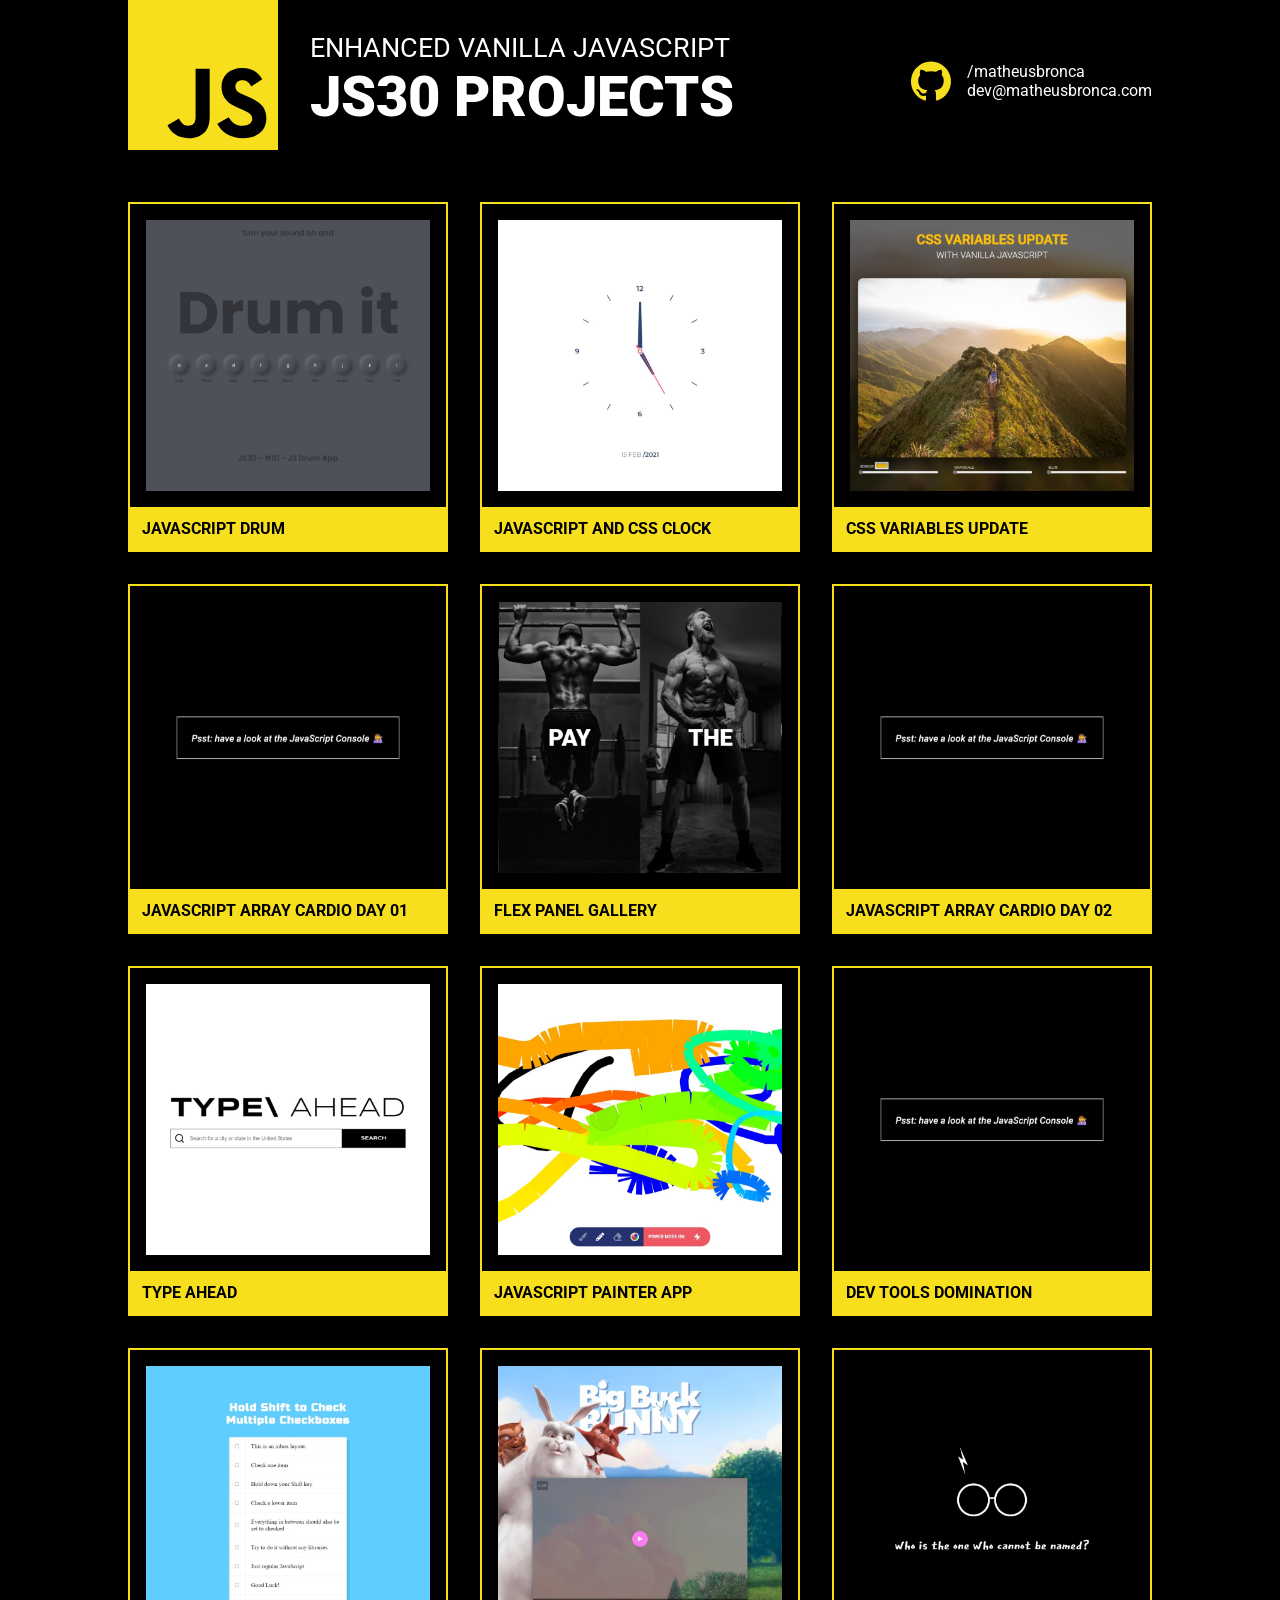
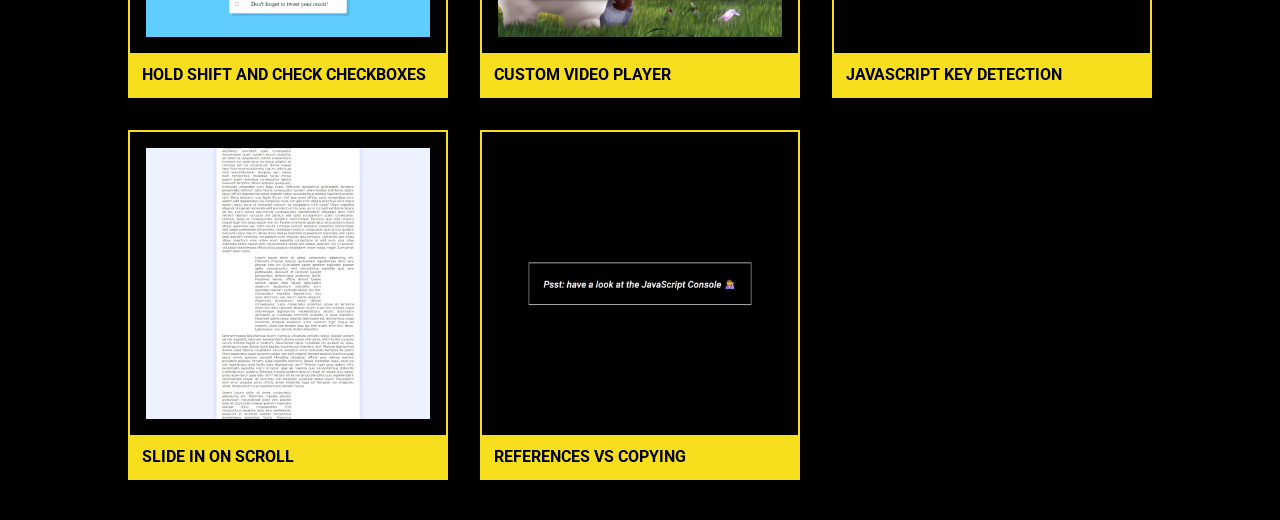
<file: index.html>
<!DOCTYPE html>
<html lang="en">
<head>
    <meta charset="UTF-8">
    <meta name="viewport" content="width=device-width, initial-scale=1.0">
    <link rel="preconnect" href="https://fonts.gstatic.com">
   <link rel="preconnect" href="https://fonts.gstatic.com">
<link href="https://fonts.googleapis.com/css2?family=Roboto:wght@400;700;900&display=swap" rel="stylesheet">
    <link rel="stylesheet" href="style.css">
    <title>Enhanced JS30 - matheusbronca</title>
</head>
<body class="container">
    <header>
        <h1><img src="./images/js-logo.svg" alt="JavaScript Logo" class="logo"><div class="title">
            <span>Enhanced Vanilla Javascript</span><span>JS30 Projects</span>
        </div></h1>
            <a href="https://github.com/matheusbronca" class="github">
                    <img src="./images/github-logo.svg" alt="Github Logo" class="github__img">
                <div class="github-container">
                    <span href="https://github.com/matheusbronca" class="github__user">/matheusbronca</span>
                    <span href="mailto: dev@matheusbronca.com" class="email">dev@matheusbronca.com</span>
                </div>
            </a>
    </header>
    <ul class="projects-list">
        <li class="project">
            <a href="https://matheusbronca.github.io/JS30/01%20-%20JavaScript%20Drum/" class="card">
                <img src="./images/01.jpg" alt="" class="card__img">
                <h3 class="card__title">JavaScript Drum</h3>
            </a>
        </li>
        <li class="project">
            <a href="https://matheusbronca.github.io/JS30/02%20-%20JS%20and%20CSS%20Clock/" class="card">
                <img src="./images/02.jpg" alt="" class="card__img">
                <h3 class="card__title">JavaScript  and CSS Clock</h3>
            </a>
        </li>
        <li class="project">
            <a href="https://matheusbronca.github.io/JS30/03%20-%20CSS%20Variables/" class="card">
                <img src="./images/03.jpg" alt="" class="card__img">
                <h3 class="card__title">CSS Variables Update</h3>
            </a>
        </li>
        <li class="project">
            <a href="https://matheusbronca.github.io/JS30/04%20-%20Array%20Cardio%20Day%201/" class="card">
                <img src="./images/04.jpg" alt="" class="card__img">
                <h3 class="card__title">JavaScript Array Cardio Day 01</h3>
            </a>
        </li>
        <li class="project">
            <a href="https://matheusbronca.github.io/JS30/05%20-%20Flex%20Panel%20Gallery/" class="card">
                <img src="./images/05.jpg" alt="" class="card__img">
                <h3 class="card__title">Flex Panel Gallery</h3>
            </a>
        </li>
        <li class="project">
            <a href="https://matheusbronca.github.io/JS30/07%20-%20Array%20Cardio%20Day%202/" class="card">
                <img src="./images/04.jpg" alt="" class="card__img">
                <h3 class="card__title">JavaScript Array Cardio day 02</h3>
            </a>
        </li>
        <li class="project">
            <a href="https://matheusbronca.github.io/JS30/06%20%20-%20Type%20Ahead/" class="card">
                <img src="./images/06.jpg" alt="" class="card__img">
                <h3 class="card__title">Type ahead</h3>
            </a>
        </li>
        <li class="project">
            <a href="https://matheusbronca.github.io/JS30/08%20-%20Fun%20with%20HTML5%20Canvas/" class="card">
                <img src="./images/07.jpg" alt="" class="card__img">
                <h3 class="card__title">JavaScript Painter App</h3>
            </a>
        </li>
        <li class="project">
            <a href="https://matheusbronca.github.io/JS30/09%20-%20Dev%20Tools%20Domination/" class="card">
                <img src="./images/04.jpg" alt="" class="card__img">
                <h3 class="card__title">Dev Tools Domination</h3>
            </a>
        </li>
        <li class="project">
            <a href="https://matheusbronca.github.io/JS30/10%20-%20Hold%20Shift%20and%20Check%20Checkboxes/" class="card">
                <img src="./images/10.jpg" alt="" class="card__img">
                <h3 class="card__title">Hold shift and check Checkboxes</h3>
            </a>
        </li>
                <li class="project">
            <a href="https://matheusbronca.github.io/JS30/11%20-%20Custom%20Video%20Player/" class="card">
                <img src="./images/11.jpg" alt="" class="card__img">
                <h3 class="card__title">Custom Video Player</h3>
            </a>
        </li>
        <li class="project">
            <a href="https://matheusbronca.github.io/JS30/12%20-%20Key%20sequence%20detection/" class="card">
                <img src="./images/12.jpg" alt="" class="card__img">
                <h3 class="card__title">JavaScript Key Detection</h3>
            </a>
        </li>
        <li class="project">
            <a href="https://matheusbronca.github.io/JS30/13%20-%20Slide%20in%20on%20scroll/" class="card">
                <img src="./images/13.jpg" alt="" class="card__img">
                <h3 class="card__title">Slide in on Scroll</h3>
            </a>
        </li>
                <li class="project">
            <a href="https://matheusbronca.github.io/JS30/14%20-%20JavaScript%20References%20VS%20Copying/" class="card">
                <img src="./images/04.jpg" alt="" class="card__img">
                <h3 class="card__title">References vs Copying</h3>
            </a>
        </li>
    </ul>
</body>
</html>
</file>
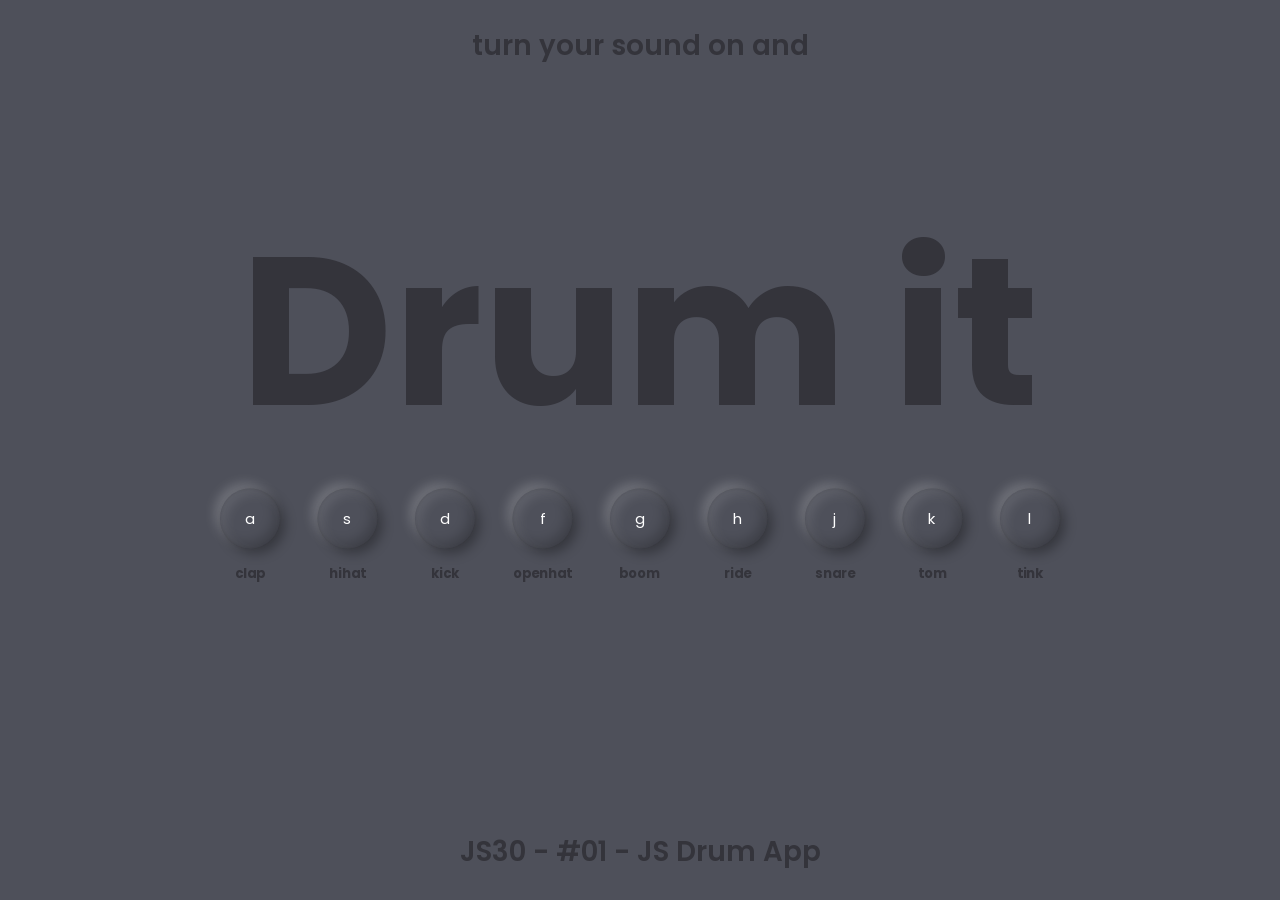
<file: 01 - JavaScript Drum/index.html>
<!DOCTYPE html>
<html lang="en">
  <head>
    <meta charset="UTF-8" />
    <title>JS Drum App</title>
    <link rel="stylesheet" href="style.css" />
    <link
      href="https://fonts.googleapis.com/css2?family=Poppins:wght@300;600;700&display=swap"
      rel="stylesheet"
    />
  </head>
  <body><span class="sub">turn your sound on and</span>
    <section>
      <h1 class="title">Drum it</h1>
    <div class="keys">
      <div data-key="65" class="key">
        <kbd>A</kbd>
        <span class="sound">clap</span>
      </div>
      <div data-key="83" class="key">
        <kbd>S</kbd>
        <span class="sound">hihat</span>
      </div>
      <div data-key="68" class="key">
        <kbd>D</kbd>
        <span class="sound">kick</span>
      </div>
      <div data-key="70" class="key">
        <kbd>F</kbd>
        <span class="sound">openhat</span>
      </div>
      <div data-key="71" class="key">
        <kbd>G</kbd>
        <span class="sound">boom</span>
      </div>
      <div data-key="72" class="key">
        <kbd>H</kbd>
        <span class="sound">ride</span>
      </div>
      <div data-key="74" class="key">
        <kbd>J</kbd>
        <span class="sound">snare</span>
      </div>
      <div data-key="75" class="key">
        <kbd>K</kbd>
        <span class="sound">tom</span>
      </div>
      <div data-key="76" class="key">
        <kbd>L</kbd>
        <span class="sound">tink</span>
      </div>
    </div>
    </section>
    <footer>
      <p>JS30 - #01 - JS Drum App</p>
    </footer>
    <audio data-key="65" src="sounds/clap.wav"></audio>
    <audio data-key="83" src="sounds/hihat.wav"></audio>
    <audio data-key="68" src="sounds/kick.wav"></audio>
    <audio data-key="70" src="sounds/openhat.wav"></audio>
    <audio data-key="71" src="sounds/boom.wav"></audio>
    <audio data-key="72" src="sounds/ride.wav"></audio>
    <audio data-key="74" src="sounds/snare.wav"></audio>
    <audio data-key="75" src="sounds/tom.wav"></audio>
    <audio data-key="76" src="sounds/tink.wav"></audio>

    <script>
      const addTransition = (e) => {
        const title = document.querySelector('.title');
        const audio = document.querySelector(
          `audio[data-key="${e.target.getAttribute('data-key')}"]`
        );

        if (e === undefined) return;
        if (e.target.classList.contains('playing')) {
          e.target.removeTransition;
        } else {
          e.target.classList.add('playing');
          title.classList.add('drum');
          audio.currentTime = 0;
          audio.play();
        }
      };

      const removeTransition = (e) => {
        const title = document.querySelector('.title');
        e.target.classList.remove('playing');
        title.classList.remove('drum');
      };

      const playSound = (e) => {
        const title = document.querySelector('.title');
        const audio = document.querySelector(`audio[data-key="${e.keyCode}"]`);
        const key = document.querySelector(`div[data-key="${e.keyCode}"]`);

        if (!audio) return;
        key.classList.add('playing');
        title.classList.add('drum');
        audio.currentTime = 0;
        audio.play();
      };

      const keys = Array.from(document.querySelectorAll('.key'));
      keys.forEach((key) => {
        key.ontransitionend = removeTransition;
        key.ontransitioncancel = removeTransition;
        key.onclick = addTransition;
        key.onmousedown = (e) => e.preventDefault();
      });

      window.addEventListener('keydown', playSound);
    </script>
  </body>
</html>
</file>
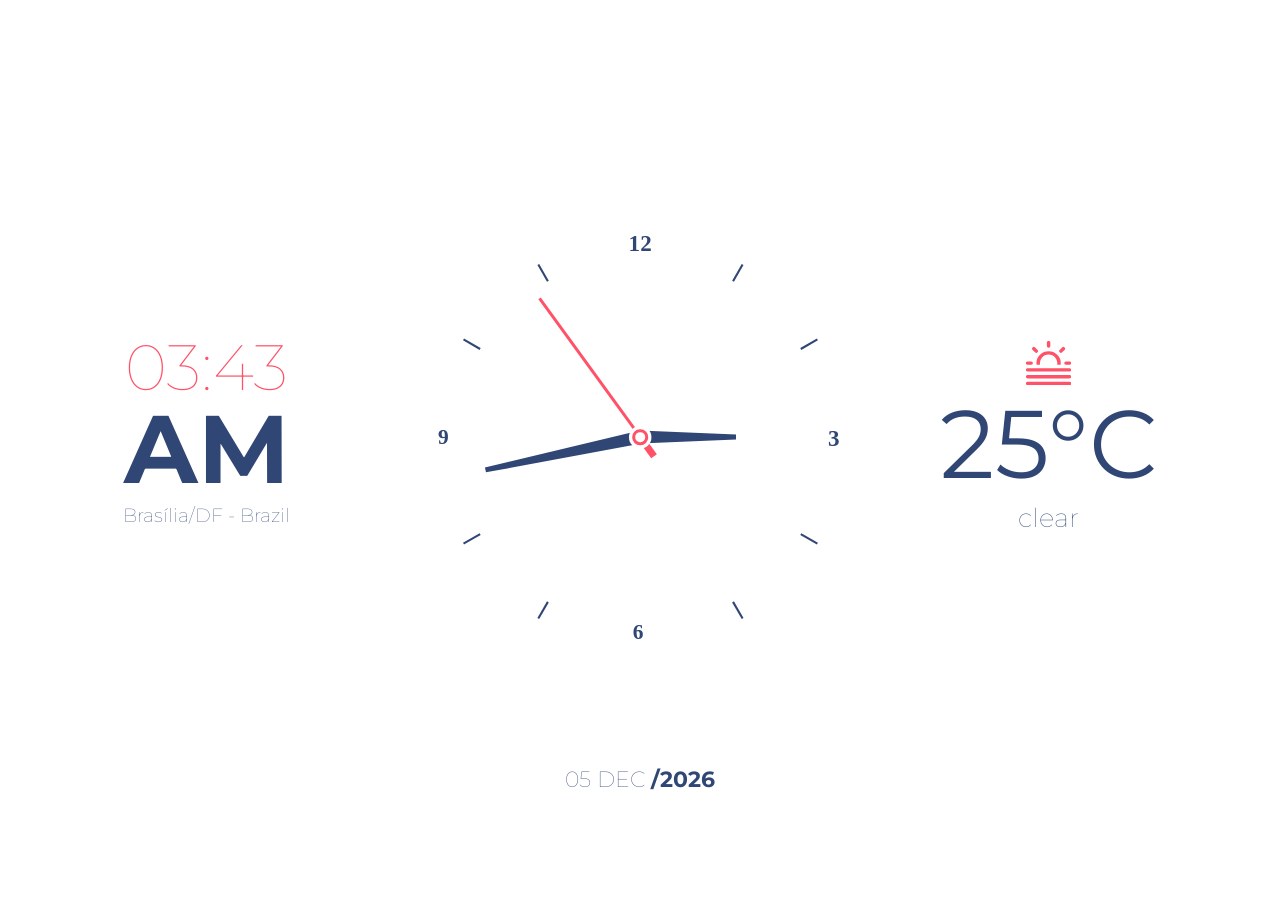
<file: 02 - JS and CSS Clock/index.html>
<!DOCTYPE html>
<html lang="en">

<head>
  <meta charset="UTF-8" />
  <meta name="viewport" content="width=device-width, initial-scale=1.0" />
  <link href="https://fonts.googleapis.com/css2?family=Montserrat:wght@300;500;600&display=swap" rel="stylesheet" />
  <link rel="stylesheet" href="style.css" />
  <title>JS Clock App</title>
</head>

<body>
  <div class="clock-app">
    <div class="time-display">
      <div class="time-label" timeLabel>
        22:42<span class="time-period">AM</span>
      </div>
      <p class="city-label" city>Brasília/DF - Brazil</p>
    </div>
    <div class="date-label" dateLabel>07 July <span>/2020</span></div>
    <div class="clock-wrapper">
      <div class="clock">
        <div class="clock-center"></div>
        <div class="handle hr"></div>
        <div class="handle mn"></div>
        <div class="handle sc"></div>
      </div>
    </div>
    <div class="weather"><span temp>25°C</span><span class="weather-type" temp-status>clear</span></div> 
  </div>
  <script src="script.js"></script>
</body>

</html>
</file>
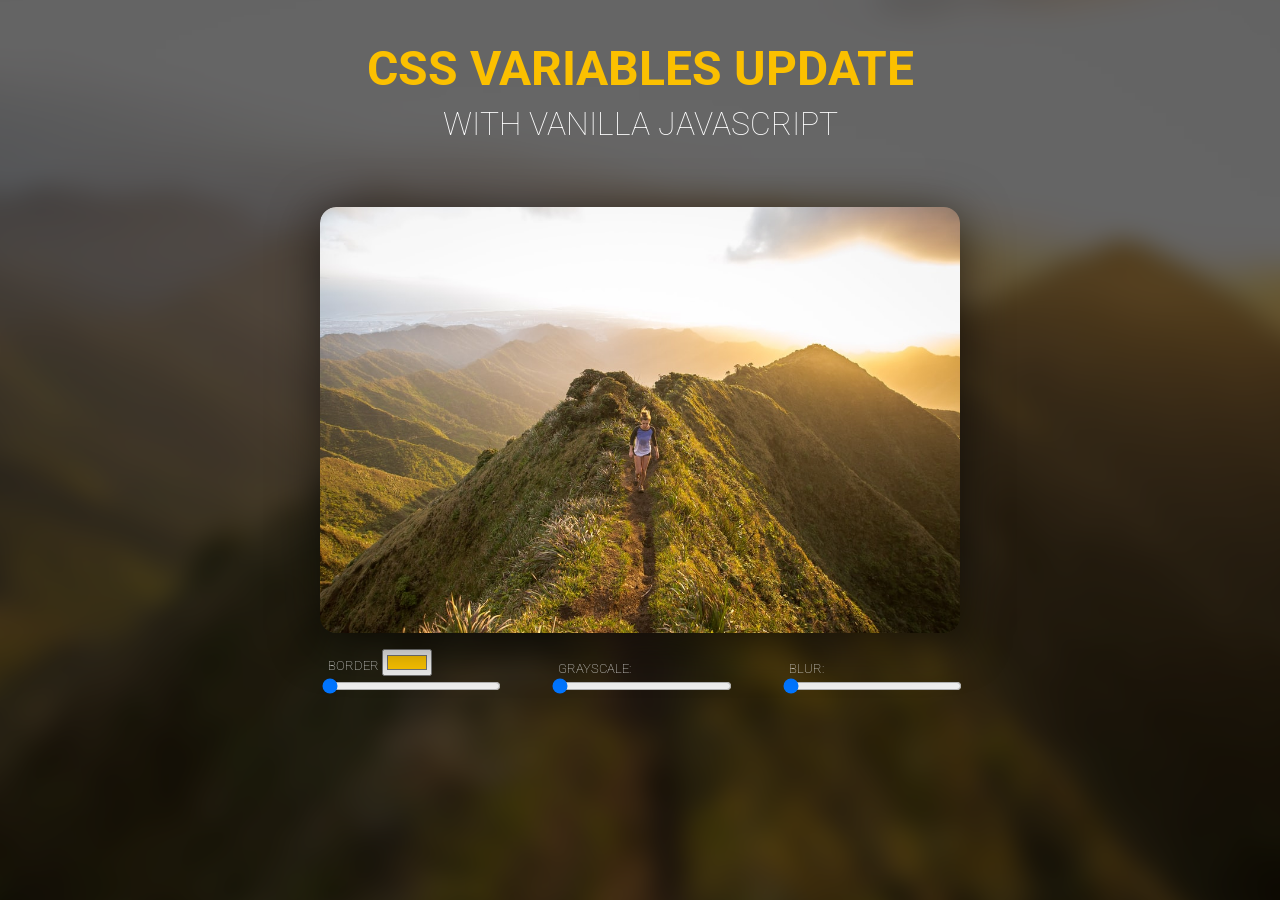
<file: 03 - CSS Variables/index.html>
<!DOCTYPE html>
<html lang="en">

<head>
  <meta charset="UTF-8">
  <meta name="viewport" content="width=device-width, initial-scale=1.0">
  <link href="https://fonts.googleapis.com/css2?family=Roboto:wght@300;500&display=swap" rel="stylesheet">
  <link rel="stylesheet" href="style.css">
  <title>Scoped CSS Variables and JS</title>
</head>

<body>
  <div class="title-container">
    <h2 class="title">CSS Variables update</h2>
    <h3 class="sub">With vanilla Javascript</h3>
  </div>
  <div class="container">
    <div class="img-container">
      <img src="./img/photo.jpg">
      <div class="border"></div>
    </div>
    <div class="controls">
      <div class="control">
        <label for="border">Border</label>
        <input id="border" type="color" name="borderColor" value="#ffc600">
        <input id="border" type="range" name="border" min="0" max="200" value="0" data-sizing="px">
      </div>
      <div class="control">
        <label for="grayscale">Grayscale:</label>
        <input id="grayscale" type="range" name="grayscale" min="0" max="1" step="any" value="0" data-sizing="">
      </div>
      <div class="control">
        <label for="blur">Blur:</label>
        <input id="blur" type="range" name="blur" min="0" max="25" value="0" data-sizing="px">
      </div>
    </div>
  </div>
  <script src="script.js"></script>
</body>

</html>
</file>
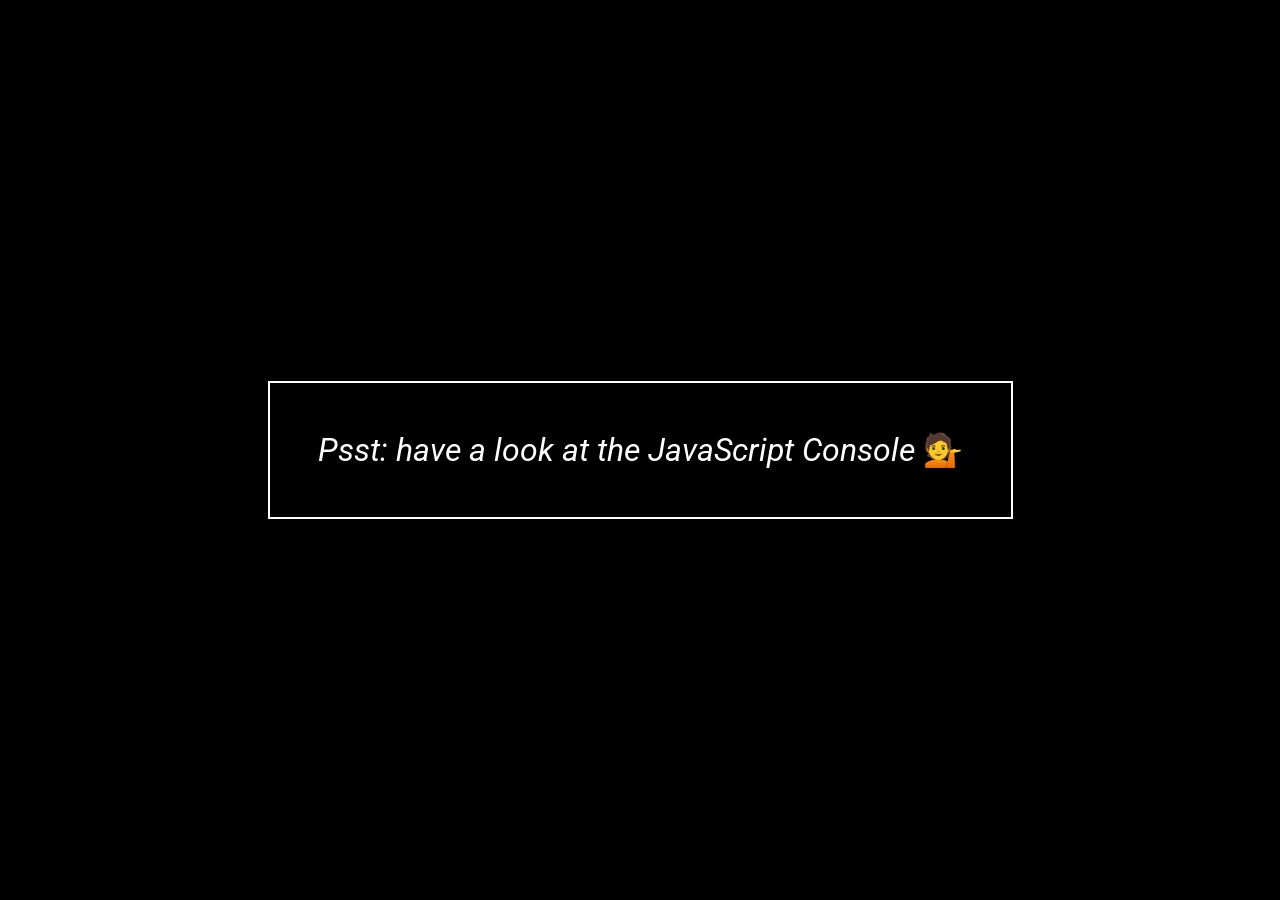
<file: 04 - Array Cardio Day 1/index.html>
<!DOCTYPE html>
<html lang="en">
<link href="https://fonts.googleapis.com/css2?family=Roboto:ital,wght@1,500&display=swap" rel="stylesheet">
<head>
  <meta charset="UTF-8">
  <title>Array Cardio 💪</title>
</head>

<body>
  <div>
    <p><em>Psst: have a look at the JavaScript Console</em> 💁</p>
  </div>
  <style>
    * {
      margin: 0;
      padding: 0;
      box-sizing: border-box;
    }

    body {
      width: 100%;
      height: 100vh;
      display: flex;
      background-color: black;
      color: white;
      align-items: center;
      justify-content: center;
      font-size: 2rem;
      overflow: hidden;
    }

    body>div {
      text-align: center;
      padding: 3rem;
      margin: 2rem;
      border: 2px solid white;
    }

    body>div>p>em {
      font-family: 'Roboto', sans-serif;
      font-weight: medium
    }

  </style>
  <script>
    // Get your shorts on - this is an array workout!
    // ## Array Cardio Day 1

    // Some data we can work with

    const inventors = [
      { first: 'Albert', last: 'Einstein', year: 1879, passed: 1955 },
      { first: 'Isaac', last: 'Newton', year: 1643, passed: 1727 },
      { first: 'Galileo', last: 'Galilei', year: 1564, passed: 1642 },
      { first: 'Marie', last: 'Curie', year: 1867, passed: 1934 },
      { first: 'Johannes', last: 'Kepler', year: 1571, passed: 1630 },
      { first: 'Nicolaus', last: 'Copernicus', year: 1473, passed: 1543 },
      { first: 'Max', last: 'Planck', year: 1858, passed: 1947 },
      { first: 'Katherine', last: 'Blodgett', year: 1898, passed: 1979 },
      { first: 'Ada', last: 'Lovelace', year: 1815, passed: 1852 },
      { first: 'Sarah E.', last: 'Goode', year: 1855, passed: 1905 },
      { first: 'Lise', last: 'Meitner', year: 1878, passed: 1968 },
      { first: 'Hanna', last: 'Hammarström', year: 1829, passed: 1909 }
    ];

    const boulevards = [
      'Boulevard Auguste-Blanqui', ,
      'Boulevard Barbès',
      'Boulevard Beaumarchais',
      "Boulevard de l'Amiral-Bruix",
      'Boulevard Mortier',
      'Boulevard Poniatowski',
      'Boulevard Soult',
      'Boulevard des Capucines',
      'Boulevard de la Chapelle',
      'Boulevard de Clichy',
      'Boulevard du Crime',
      "'Boulevard du Général-d'Armée-Jean-Simon'",
      'Boulevard Haussmann',
      "'Boulevard de l'Hôpital'",
      'Boulevard des Italiens',
      'Boulevard Lefebvre',
      'Boulevard de la Madeleine',
      'Boulevard de Magenta',
      'Boulevard Marguerite-de-Rochechouart',
      'Boulevard Montmartre',
      'Boulevard du Montparnasse',
      'Boulevard Raspail',
      'Boulevard Richard-Lenoir',
      'Boulevard Saint-Germain',
      'Boulevard Saint-Michel',
      'Boulevard de Sébastopol',
      'Boulevard de Strasbourg',
      'Boulevard du Temple',
      'Boulevard Voltaire',
      'Boulevard de la Zone',
    ];

    const people = ['Beck, Glenn', 'Becker, Carl', 'Beckett, Samuel', 'Beddoes, Mick', 'Beecher, Henry', 'Beethoven, Ludwig', 'Begin, Menachem', 'Belloc, Hilaire', 'Bellow, Saul', 'Benchley, Robert', 'Benenson, Peter', 'Ben-Gurion, David', 'Benjamin, Walter', 'Benn, Tony', 'Bennington, Chester', 'Benson, Leana', 'Bent, Silas', 'Bentsen, Lloyd', 'Berger, Ric', 'Bergman, Ingmar', 'Berio, Luciano', 'Berle, Milton', 'Berlin, Irving', 'Berne, Eric', 'Bernhard, Sandra', 'Berra, Yogi', 'Berry, Halle', 'Berry, Wendell', 'Bethea, Erin', 'Bevan, Aneurin', 'Bevel, Ken', 'Biden, Joseph', 'Bierce, Ambrose', 'Biko, Steve', 'Billings, Josh', 'Biondo, Frank', 'Birrell, Augustine', 'Black, Elk', 'Blair, Robert', 'Blair, Tony', 'Blake, William'];
    // Array.prototype.filter()
    // 1. Filter the list of inventors for those who were born in the 1500's
    const fifteenHundredPeople = inventors.filter(inventor => inventor.year >= 1500 && inventor.year < 1600);
    console.table(fifteenHundredPeople);

    // Array.prototype.map()
    // 2. Give us an array of the inventors first and last names
    const fullNames = inventors.map(inventor => `${inventor.first} ${inventor.last}`)
    console.log(fullNames);

    // Array.prototype.sort()
    // 3. Sort the inventors by birthdate, oldest to youngest
    const ordered = inventors.sort((a, b) => a.year - b.year)
    console.table(ordered);

    // Array.prototype.reduce()
    // 4. How many years did all the inventors live all together?
    const totalAge = inventors.reduce((total, inventor) => {
      return total + (inventor.passed - inventor.year)
    }, 0)
    console.log(totalAge);

    // 5. Sort the inventors by years lived
    const oldest = inventors.sort((a, b) => (a.passed - a.year) - (b.passed - b.year)).reverse()
    console.table(oldest);

    // 6. create a list of Boulevards in Paris that contain 'de' anywhere in the name
    // https://en.wikipedia.org/wiki/Category:Boulevards_in_Paris

    const boulevardsDe = boulevards.filter(boulevard => boulevard.toString().includes('de'))
    console.table(boulevardsDe);
    // 7. sort Exercise
    // Sort the people alphabetically by last name
    const alpha = people.sort((a, b) => a[0] - b[0])
    console.log(alpha);
    // 8. Reduce Exercise
    // Sum up the instances of each of these
    const data = ['test', 'car', 'car', 'truck', 'truck', 'bike', 'walk', 'car', 'van', 'bike', 'walk', 'car', 'van', 'car', 'truck'];
    const transportation = data.reduce((obj, item) => {
      if (!obj[item]) {
        obj[item] = 0;
      }

      obj[item]++

      return obj
    }, {})
    console.log(transportation);
  </script>
</body>

</html>
</file>
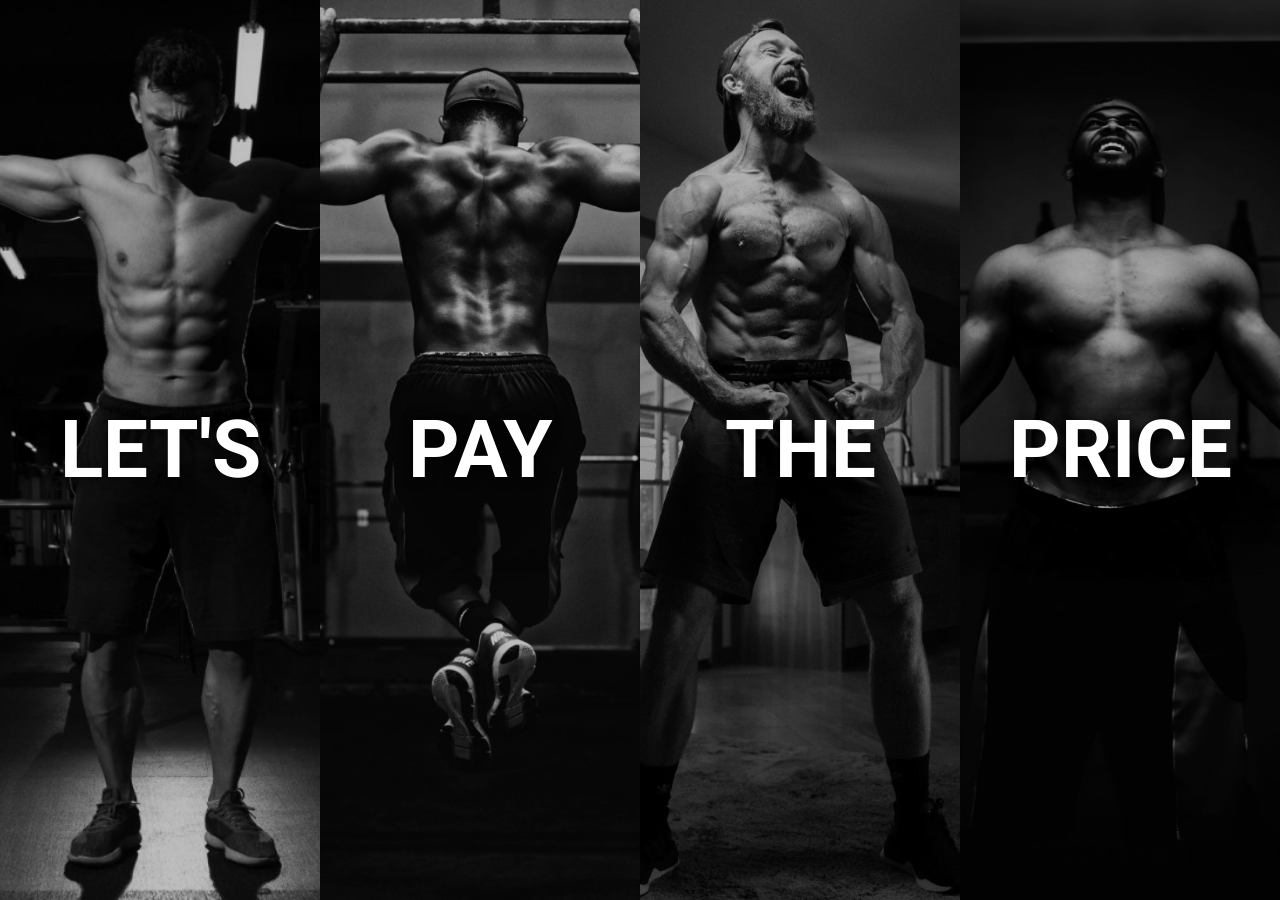
<file: 05 - Flex Panel Gallery/index.html>
<!DOCTYPE html>
<html lang="en">

<head>
  <meta charset="UTF-8">
  <title>Flex Panels 💪</title>
  <link href="https://fonts.googleapis.com/css2?family=Roboto:wght@400;900&display=swap" rel="stylesheet">
</head>

<body>
  <style>
    html {
      box-sizing: border-box;
      background: black;
      font-family: 'Roboto', sans-serif;
      font-size: 20px;
      font-weight: 200;
    }

    body {
      margin: 0;
    }

    *,
    *:before,
    *:after {
      box-sizing: inherit;
    }

    .panels {
      min-height: 100vh;
      overflow: hidden;
      display: flex;
      filter: grayscale(1);
      cursor: pointer;
    }

    .panel {
      background: #6B0F9C;
      color: white;
      text-align: center;
      align-items: center;
      /* Safari transitionend event.propertyName === flex */
      /* Chrome + FF transitionend event.propertyName === flex-grow */
      transition:
        font-size 0.7s cubic-bezier(0.23, 1, 0.320, 1),
        flex 0.7s cubic-bezier(0.23, 1, 0.320, 1),
        background-color 0.7s cubic-bezier(0.23, 1, 0.320, 1);
      font-size: 20px;
      background-size: cover;
      background-position: center;
      flex: 1;
      display: flex;
      flex-direction: column;
      align-items: center;
    }

    .panel:hover {
      filter: sepia(1);
    }

    .panel1 {
      background-image: url('./img/01.jpg');
    }

    .panel2 {
      background-image: url('./img/02.jpg');
    }

    .panel3 {
      background-image: url('./img/03.jpg');
    }

    .panel4 {
      background-image: url('./img/04.jpg');
    }

    /* Flex Children */
    .panel>* {
      margin: 0;
      width: 100%;
      transition: transform 0.5s;
      flex: 1 0 auto;
      display: flex;
      flex-direction: column;
      justify-content: center;
      align-items: center;
    }

    .panel>*:first-child {
      transform: translateY(-100%);
    }

    .panel.open-active>*:first-child {
      transform: translateY(0);
    }


    .panel>*:last-child {
      transform: translateY(100%);
    }

    .panel.open-active>*:last-child {
      transform: translateY(0);
    }

    .panel p {
      text-transform: uppercase;
      font-family: 'Roboto', sans-serif;
      text-shadow: 0 0 100px rgba(0, 0, 0, 0.7), 0 0 14px rgba(0, 0, 0, 0.45);
      font-size: 1.5em;
    }

    .panel p:nth-child(2) {
      font-size: 4em;
      font-weight: bold;
    }

    .panel.open {
      font-size: 40px;
      flex: 5;
    }
  </style>


  <div class="panels">
    <div class="panel panel1">
      <p>Hey</p>
      <p>Let's</p>
      <p>Go</p>
    </div>
    <div class="panel panel2">
      <p>Eat</p>
      <p>Pay</p>
      <p>Rest</p>
    </div>
    <div class="panel panel3">
      <p>Get</p>
      <p>The</p>
      <p>Shape</p>
    </div>
    <div class="panel panel4">
      <p>Make</p>
      <p>Price</p>
      <p>Worth</p>
    </div>
  </div>
  </div>

  <script>

    const panels = document.querySelectorAll('.panel');

    function toggleOpen() {
      this.classList.toggle('open');
    }

    function toggleActive(e) {
      if (e.propertyName.includes('flex')) {
        this.classList.toggle('open-active')
      }
    }

    panels.forEach(panel => panel.onclick = toggleOpen);
    panels.forEach(panel => panel.ontransitionend = toggleActive);
  </script>



</body>

</html>
</file>
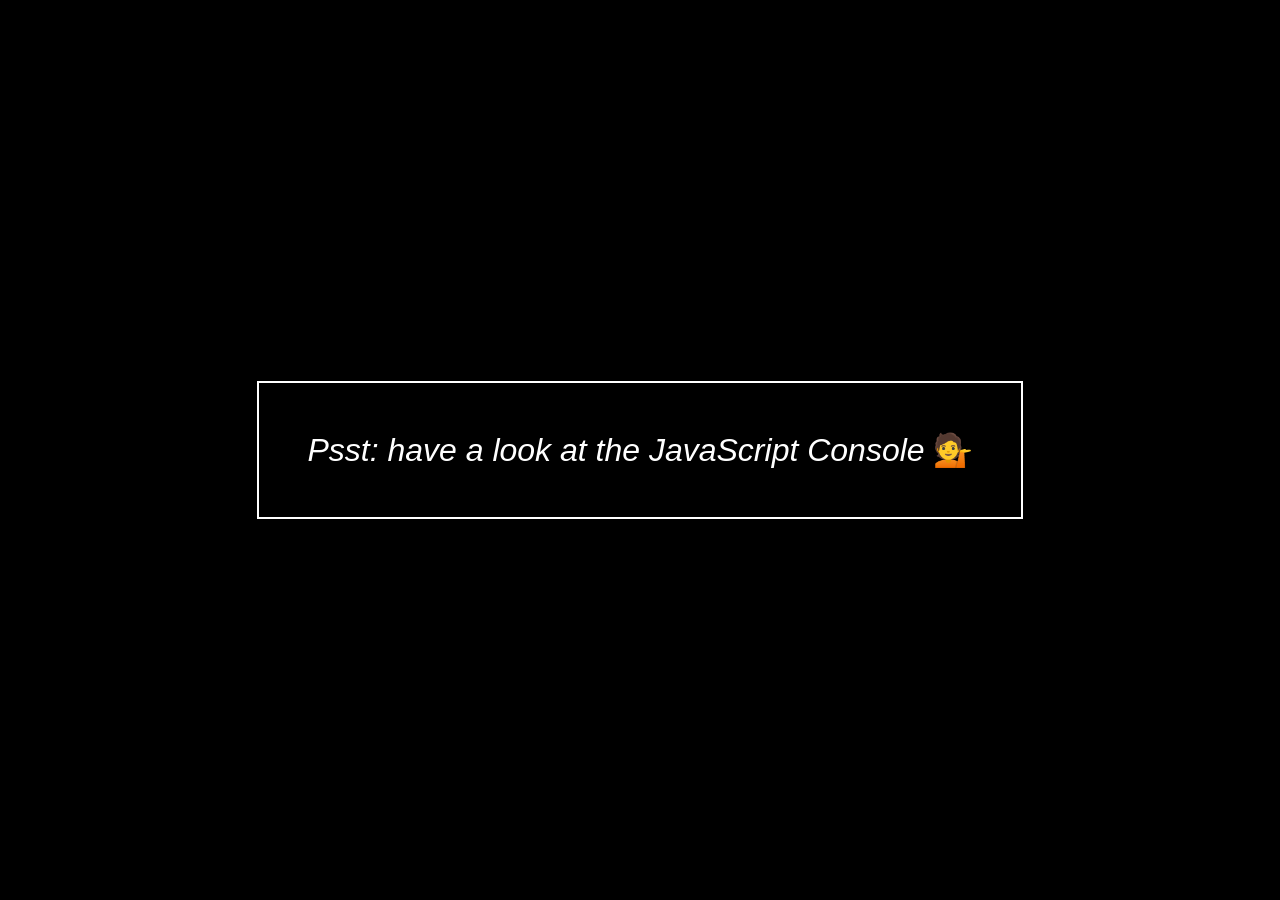
<file: 07 - Array Cardio Day 2/index.html>
<!DOCTYPE html>
<html lang="en">

<head>
  <meta charset="UTF-8">
  <title>Array Cardio 💪💪</title>
</head>

<body>
  <div>
    <p><em>Psst: have a look at the JavaScript Console</em> 💁</p>
  </div>
  <style>
    * {
      margin: 0;
      padding: 0;
      box-sizing: border-box;
    }

    body {
      width: 100%;
      height: 100vh;
      display: flex;
      background-color: black;
      color: white;
      align-items: center;
      justify-content: center;
      font-size: 2rem;
      overflow: hidden;
    }

    body>div {
      text-align: center;
      padding: 3rem;
      margin: 2rem;
      border: 2px solid white;
    }

    body>div>p>em {
      font-family: 'Roboto', sans-serif;
      font-weight: medium
    }

  </style>
  <script>
    // ## Array Cardio Day 2

    const people = [
      { name: 'Wes', year: 1988 },
      { name: 'Kait', year: 1986 },
      { name: 'Irv', year: 1970 },
      { name: 'Lux', year: 2015 }
    ];

    const comments = [
      { text: 'Love this!', id: 523423 },
      { text: 'Super good', id: 823423 },
      { text: 'You are the best', id: 2039842 },
      { text: 'Ramen is my fav food ever', id: 123523 },
      { text: 'Nice Nice Nice!', id: 542328 }
    ];

    // Some and Every Checks
    // Array.prototype.some() // is at least one person 19 or older?
    const isAdult = people.some(person => (new Date().getFullYear()) - person.year >= 19);
    console.log({ isAdult });
    // Array.prototype.every() // is everyone 19 or older?
    const isAllAdults = people.every(person => (new Date().getFullYear()) - person.year >= 19)
    console.log({ isAllAdults });
    // Array.prototype.find()
    // Find is like filter, but instead returns just the one you are looking for
    // find the comment with the ID of 823423
    const findComment = comments.find(comment => comment.id === 823423);
    console.log(findComment);
    // Array.prototype.findIndex()
    // Find the comment with this ID
    // delete the comment with the ID of 823423
    const index = comments.findIndex(comment => comment.id === 823423);

    const newComments = [
      ...comments.slice(0, index),
      ...comments.slice(index + 1)
    ]

    console.log(newComments);

  </script>
</body>

</html>
</file>
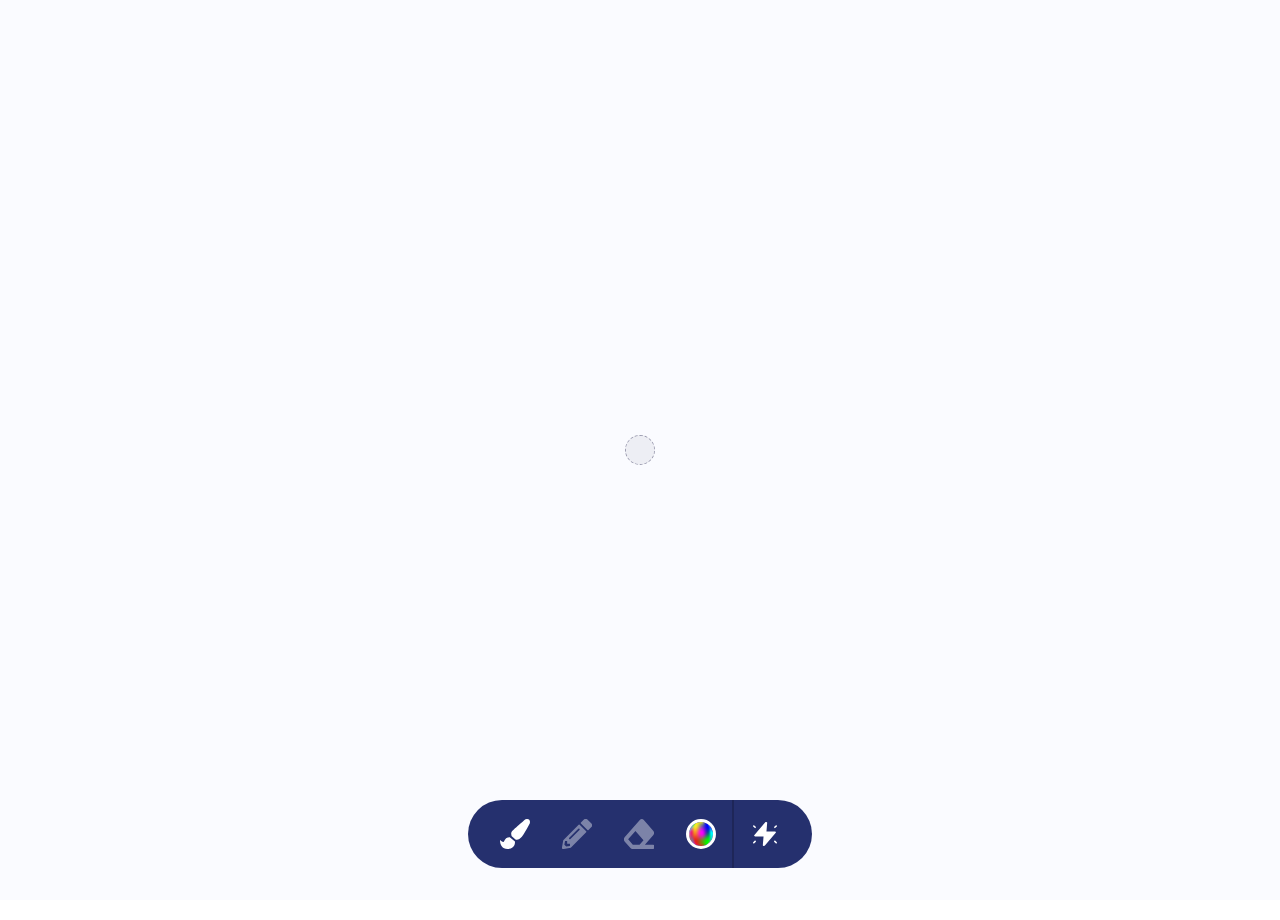
<file: 08 - Fun with HTML5 Canvas/index.html>
<!DOCTYPE html>
<html lang="en">

<head>
    <meta charset="UTF-8">
    <meta name="viewport" content="width=device-width, initial-scale=1.0">
    <link href="https://fonts.googleapis.com/css2?family=Roboto:wght@400;700&display=swap" rel="stylesheet">
    <link rel="stylesheet" href="style.css">
    <title>Fun with HTML Canvas</title>
</head>

<body>
    <cursor>
        <handler></handler>
    </cursor>
    <canvas id="canvas">
    </canvas>
    <div class="row">
        <div class="tools">
            <ul id="tools__list" class="tools__list">
                <li id="brush" class="tools__item brush isActive">
                    <div class="tooltip tool__size">
                        <input type="range" orient="vertical" min="1" name="brush__slider" id="brush__slider">
                    </div>
                </li>
                <li id="pencil" class="tools__item pencil">
                    <div class="tooltip tool__size">
                        <input type="range" orient="vertical" name="pencil__slider" id="pencil__slider">
                    </div>
                </li>
                <li id="eraser" class="tools__item eraser">
                    <div class="tooltip tool__size">
                        <input type="range" orient="vertical" name="eraser__slider" id="eraser__slider">
                    </div>
                </li>
                <li id="color" class="tools__item color">
                    <ul class="tooltip">
                        <li class="color__item color--yellow"></li>
                        <li class="color__item color--orange"></li>
                        <li class="color__item color--red"></li>
                        <li class="color__item color--pink"></li>
                        <li class="color__item color--purple"></li>
                        <li class="color__item color--blue"></li>
                        <li class="color__item color--cyan"></li>
                        <li class="color__item color--green"></li>
                    </ul>
                </li>
            </ul>
            <div class="tools__powermode">
                <p class="tools__powermode__label">Power Mode On</p>
                <div id="powermode" class="powermode__btn"></div>
            </div>
        </div>
    </div>
</body>
<script src="script.js"></script>
</html>
</file>
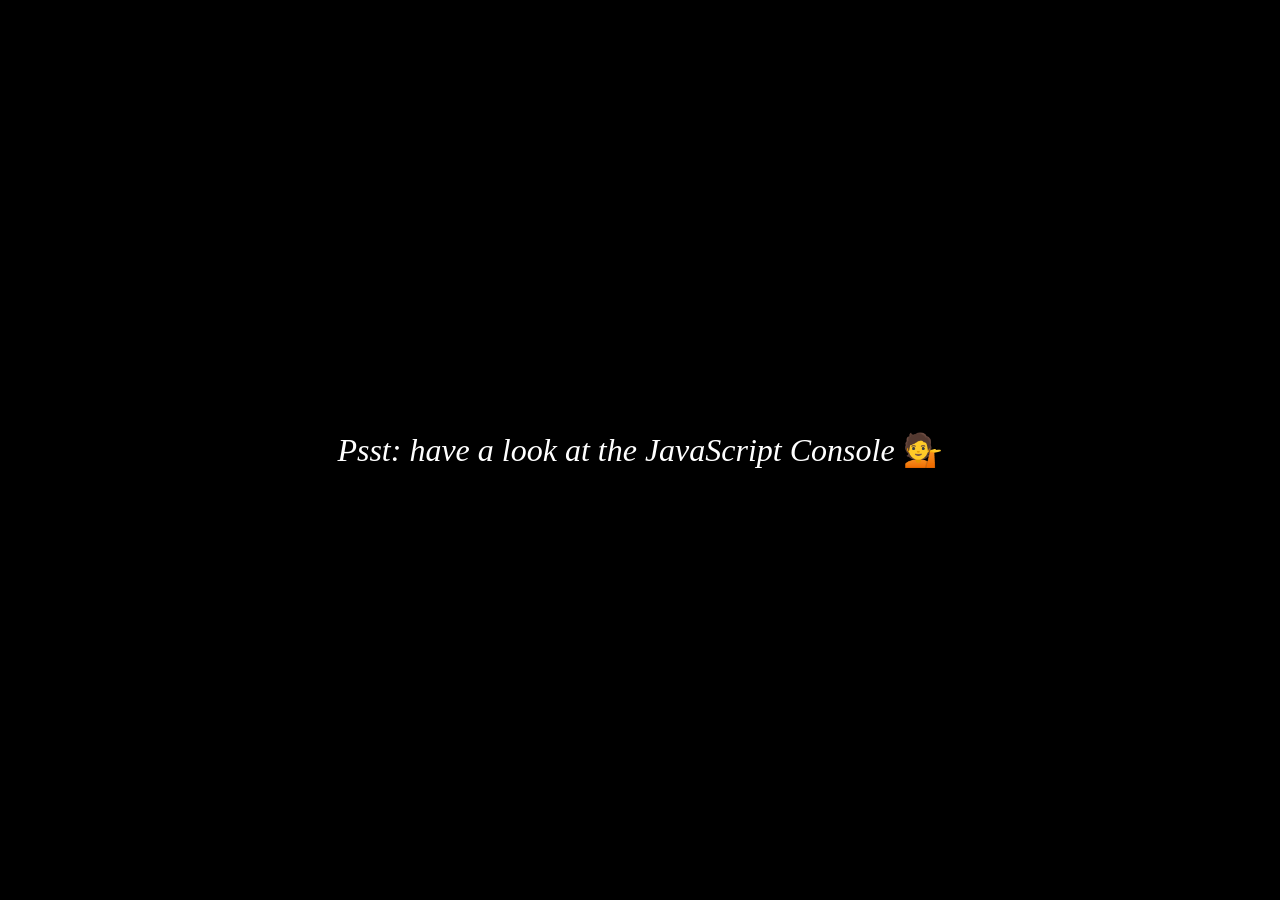
<file: 09 - Dev Tools Domination/index.html>
<!DOCTYPE html>
<html lang="en">

<head>
  <meta charset="UTF-8">
  <title>Console Tricks! 👌</title>
</head>

<body>

  <p onClick="makeGreen()"><em>Psst: have a look at the JavaScript Console</em> 💁</p>
  <style>
    * {
      margin: 0;
      padding: 0;
      box-sizing: border-box;
    }

    body {
      width: 100%;
      height: 100vh;
      display: flex;
      background-color: black;
      color: white;
      align-items: center;
      justify-content: center;
      font-size: 2rem;
      overflow: hidden;
    }

    body>div {
      text-align: center;
      padding: 3rem;
      margin: 2rem;
      border: 2px solid white;
    }

    body>div>p>em {
      font-family: 'Roboto', sans-serif;
      font-weight: medium
    }

  </style>
  <script>
    const dogs = [{ name: 'Snickers', age: 2 }, { name: 'hugo', age: 8 }];

    function makeGreen() {
      const p = document.querySelector('p');
      p.style.color = '#BADA55';
      p.style.fontSize = '50px';
    }

    // Regular
    console.log('Hello');
    // Interpolated
    console.log('Hello I am %s string!', '👌');

    // Styled
    console.log('%c I am some great text', 'font-size: 20px; background: red');

    // warning!
    console.warn('Oh noo!');

    // Error :|
    console.error("Shit it's a bug!");

    // Info
    console.info('Crocodiles eat 3 ~ 4 people per year');

    // Testing
    console.assert(1 === 2, 'That is wrong!');

    // clearing
    console.clear();

    // Viewing DOM Elements
    const p = document.querySelector('p');

    console.log(p);
    console.dir(p);

    console.clear();

    // Grouping together
    dogs.forEach(dog => {
      console.group(`${dog.name}`);
      console.log(`This is ${dog.name}`);
      console.log(`${dog.name} is ${dog.age} years old`);
      console.log(`${dog.name} is ${dog.age * 7} years old`);
      console.groupEnd(`${dog.name}`)
    })

    // counting
    console.count('Matheus')
    console.count('Ana Maria')
    console.count('Matheus')
    console.count('Ana Maria')
    console.count('Matheus')

    // timing
    console.time('fetching data');
    fetch('https://api.github.com/users/matheusbronca')
      .then(data => data.json())
      .then(data => {
        console.timeEnd('fetching data');
        console.log(data);
      })

  </script>
</body>

</html>
</file>
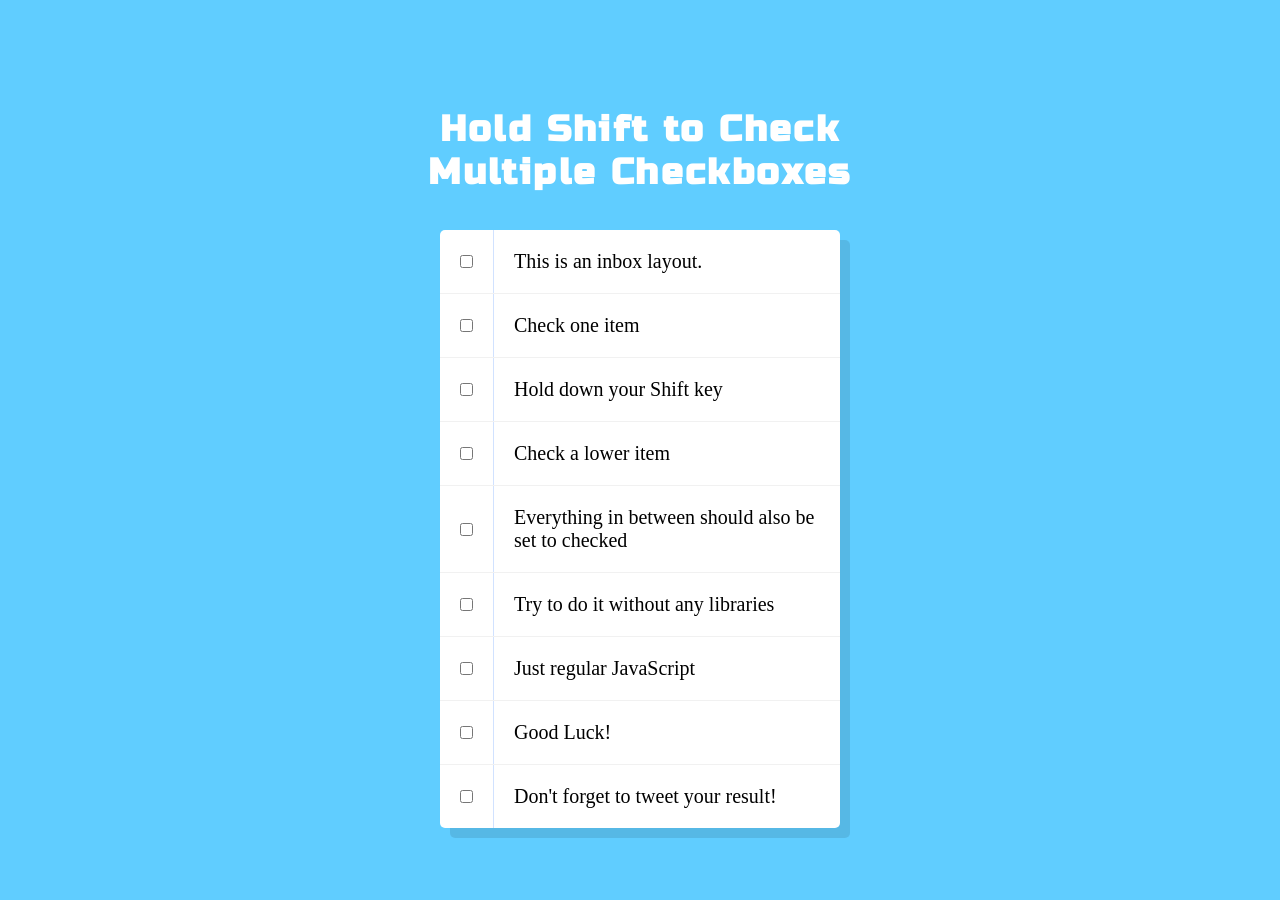
<file: 10 - Hold Shift and Check Checkboxes/index.html>
<!DOCTYPE html>
<html lang="en">

<head>
  <meta charset="UTF-8">
  <title>Hold Shift to Check Multiple Checkboxes</title>
  <link href="https://fonts.googleapis.com/css2?family=Russo+One&display=swap" rel="stylesheet">
</head>

<body>
  <style>
    * {
      margin: 0;
      padding: 0;
      box-sizing: border-box;
    }

    html {
      font-family: sans-serif;
      background: #60cdff;
    }

    body {
      height: 100vh;
      display: flex;
      justify-content: center;
      align-items: center;
    }

    h1 {
      font-family: 'Russo One', sans-serif;
      letter-spacing: .15rem;
      font-size: 2.25rem;
      color: white;
      width: 60%;
      text-align: center;
      margin: 1em auto;
    }

    .inbox {
      max-width: 400px;
      margin: auto;
      background: white;
      border-radius: 5px;
      box-shadow: 10px 10px 0px rgba(0, 0, 0, 0.1);
    }

    .item {
      display: flex;
      align-items: center;
      border-bottom: 1px solid #F1F1F1;
    }

    .item:last-child {
      border-bottom: 0;
    }

    input:checked+p {
      background: #F9F9F9;
      text-decoration: line-through;
    }

    input[type="checkbox"] {
      margin: 20px;
    }

    p {
      margin: 0;
      padding: 20px;
      transition: background 0.2s;
      flex: 1;
      font-family: 'helvetica neue';
      font-size: 20px;
      font-weight: 200;
      border-left: 1px solid #D1E2FF;
    }
  </style>
  <!--
   The following is a common layout you would see in an email client.

   When a user clicks a checkbox, holds Shift, and then clicks another checkbox a few rows down, all the checkboxes inbetween those two checkboxes should be checked.

  -->
  <div class="container">
    <h1>Hold Shift to Check Multiple Checkboxes</h1>
    <div class="inbox">
      <div class="item">
        <input type="checkbox">
        <p>This is an inbox layout.</p>
      </div>
      <div class="item">
        <input type="checkbox">
        <p>Check one item</p>
      </div>
      <div class="item">
        <input type="checkbox">
        <p>Hold down your Shift key</p>
      </div>
      <div class="item">
        <input type="checkbox">
        <p>Check a lower item</p>
      </div>
      <div class="item">
        <input type="checkbox">
        <p>Everything in between should also be set to checked</p>
      </div>
      <div class="item">
        <input type="checkbox">
        <p>Try to do it without any libraries</p>
      </div>
      <div class="item">
        <input type="checkbox">
        <p>Just regular JavaScript</p>
      </div>
      <div class="item">
        <input type="checkbox">
        <p>Good Luck!</p>
      </div>
      <div class="item">
        <input type="checkbox">
        <p>Don't forget to tweet your result!</p>
      </div>
    </div>
  </div>
  <script src="script.js"></script>
</body>

</html>
</file>
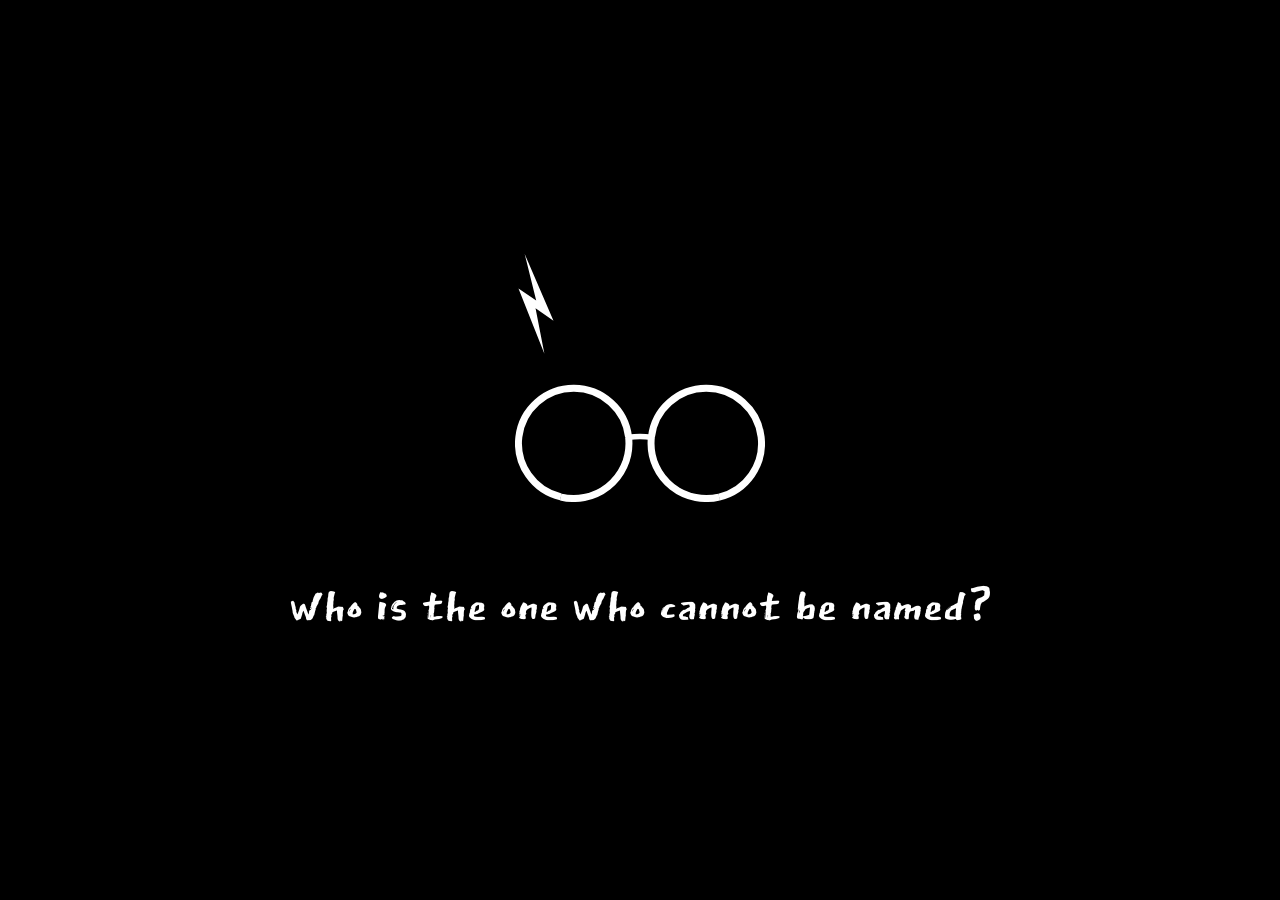
<file: 12 - Key sequence detection/index.html>
<!DOCTYPE html>
<html lang="en">
<head>
  <meta charset="UTF-8">
  <meta name="viewport" content="width=device-width, initial-scale=1.0">
  <link href="https://fonts.googleapis.com/css2?family=East+Sea+Dokdo&display=swap" rel="stylesheet">
  <link rel="stylesheet" href="style.css">
  <title>Key Detection</title>
</head>
<body>
  <img src="./img/harry.svg" alt="Mystery Image">
  <h1>who is the one who cannot be named?</h1>
</body>
  <script src="script.js"></script>
  <script>
    const pressed = [];
    const secretCode = 'voldemort'

    window.onkeyup = (e) => {
      pressed.push(e.key);
      pressed.splice(-secretCode.length - 1, pressed.length - secretCode.length);

      if (pressed.join('').includes(secretCode)) renderVoldemortVideo();
    }
  </script>
</html>
</file>
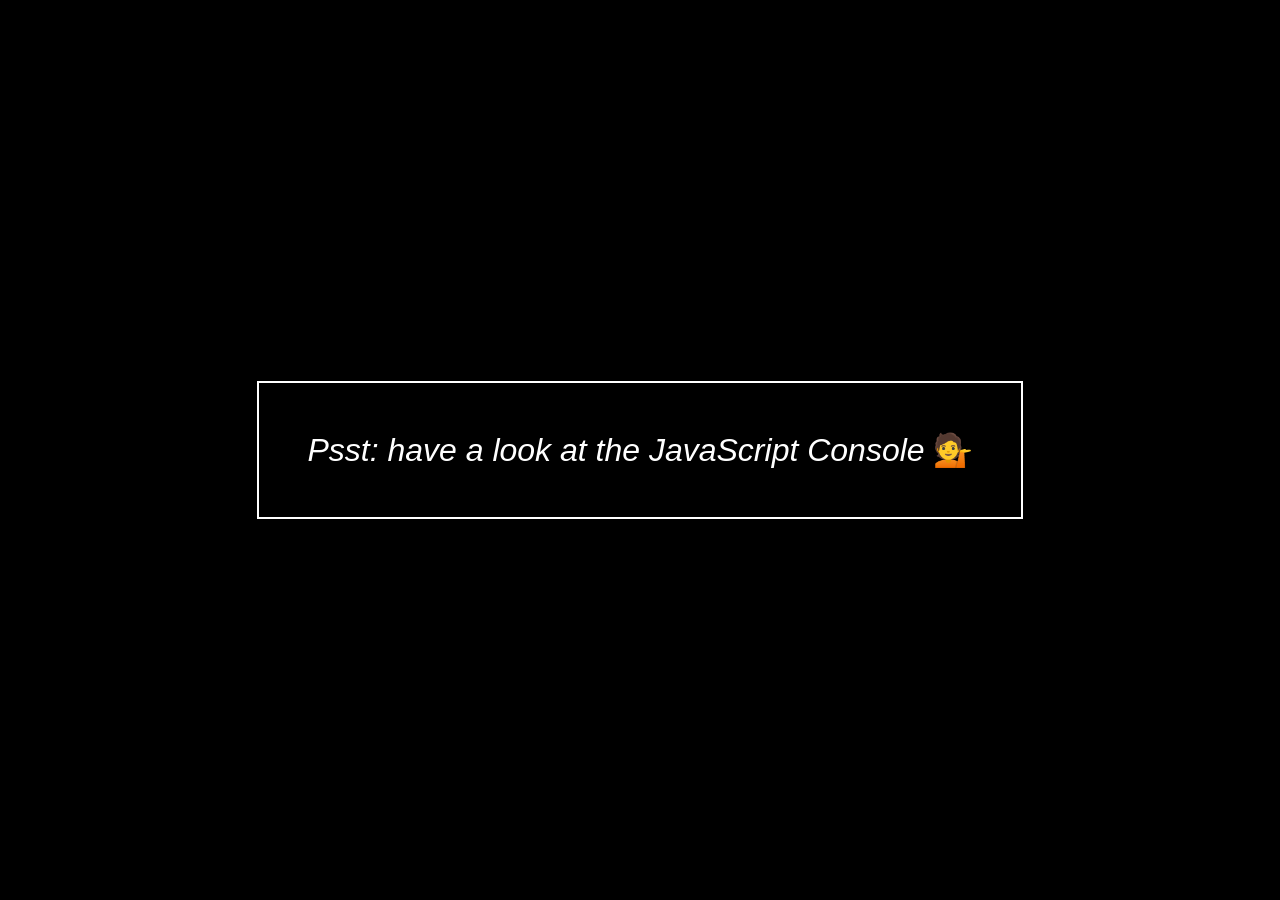
<file: 14 - JavaScript References VS Copying/index.html>
<!DOCTYPE html>
<html lang="en">

<head>
  <meta charset="UTF-8">
  <title> Object and Arrays - Reference vs Copy</title>
</head>

<body>
  <div>
    <p><em>Psst: have a look at the JavaScript Console</em> 💁</p>
  </div>
  <style>
    * {
      margin: 0;
      padding: 0;
      box-sizing: border-box;
    }

    body {
      width: 100%;
      height: 100vh;
      display: flex;
      background-color: black;
      color: white;
      align-items: center;
      justify-content: center;
      font-size: 2rem;
      overflow: hidden;
    }

    body>div {
      text-align: center;
      padding: 3rem;
      margin: 2rem;
      border: 2px solid white;
    }

    body>div>p>em {
      font-family: 'Roboto', sans-serif;
      font-weight: medium
    }
  </style>

  <script>
    // start with strings, numbers and booleans
    let age = 100;
    let age2 = age;
    console.log(age, age2);
    age = 200;
    console.log(age, age2);

    let name = 'Matheus';
    let name2 = name;
    console.log(name, name2);
    name = 'Bronca'
    console.log(name, name2);

    // Let's say we have an array
    const players = ['Wes', 'Sarah', 'Ryan', 'Poppy'];

    // and we want to make a copy of it.
    const team = players;
    console.log(players, team);

    // You might think we can just do something like this:
    team[3] = 'Lux';

    // however what happens when we update that array?

    // now here is the problem!

    // oh no - we have edited the original array too!

    // Why? It's because that is an array reference, not an array copy. They both point to the same array!

    // So, how do we fix this? We take a copy instead!

    // one way
    console.warn('How to do SHALLOW COPIES of Arrays below:')

    const team2 = players.slice();
    team2[3] = 'team2[3] has changed';
    console.log('new Array assigning to old Array with slice METHOD:')
    console.log(team2, players);


    // or create a new array and concat the old one in
    const team3 = [].concat(players);
    team3[3] = 'team3[3] has changed';
    console.log('new Array and concat METHOD:');
    console.log(team3, players);

    // or use the new ES6 Spread
    const team4 = [...players];
    team4[3] = 'team4[3] has changed';
    console.log('Spread operator METHOD:')
    console.log(team4, players);

    // your can use the Array.from method too
    const team5 = Array.from(players);
    team5[3] = 'team5[3] has changed';
    console.log('Array.from METHOD:')
    console.log(team5, players);
    

    // now when we update it, the original one isn't changed

    // The same thing goes for objects, let's say we have a person object
    console.warn('The same thing goes for Objects, SHALLOW COPIES below:')
    // with Objects
    const person = {
      name: 'Wes Bos',
      age: 80
    };

    // and think we make a copy:
    // const captain = person;
    // captain.number = 99;

    // how do we take a copy instead?
    const captain2 = Object.assign({}, person, { number: 99});
    console.log(person, captain2);
    
    // We will hopefully soon see the object ...spread
    const captain3 = {...person};
    captain3.number = 127;
    console.log(person, captain3);

    // Things to note - these clones above is only 1 level deep - both for Arrays and Objects. lodash has a cloneDeep method, but you should think twice before using it.
    console.warn('Deep Clone alternatives goes below:')
    const bronca = {
      name: 'Matheus',
      age: 23,
      social: {
        twitter: '@matheusbronca',
        instagram: '@matheusbronca',
      }
    }

    console.log(bronca);

    const dev = JSON.parse(JSON.stringify(bronca));
    dev.social.instagram = '@matheusdev';

    console.log(bronca, dev);
    
  </script>

</body>

</html>
</file>
<file: style.css>
:root {
    --primary-color: #F7DF1E;
}

* {
    box-sizing: border-box;
    margin: 0;
    padding: 0;
    text-decoration: none;
    list-style: none;
}

body {
    background-color: black;
    color: white;
    font-family: 'Roboto', sans-serif;
}

.container {
    width: 80%;
    margin: 0 auto;
}

header {
    display: flex;
    justify-content: space-between;
    align-items: center;
}

h1 {
    display: flex;
}

h1 .logo {
    width: 150px;
    height: 150px;
}

.title {
    display: flex;
    flex-direction: column;
    font-weight: bold;
    text-transform: uppercase; 
    padding: 2rem 2rem;
}

.title span:nth-child(1) {
    font-weight: normal;
    font-size: 1.70rem;
 }

.title span:nth-child(2) {
    text-transform: uppercase;
    font-weight: 900;
    font-size: 3.5rem;
}

.github {
    display: flex;
    align-items: center;
    color: white;
}

.github__img {
    margin-right: 1rem;
    width: 2.5rem;
}

.github-container {
    display: flex;
    flex-direction: column;
}

.projects-list {
    margin: 2.5rem 0;
    display: grid;
    gap: 2rem;
    grid-template-columns: repeat(3, 1fr);
}

.project {
    position: relative;
    height: 350px;
    border: 2px solid var(--primary-color);
}

.project a > img {
    height: 87.5%;
    width: 100%;
    padding: 1rem;
    object-fit: cover;
}

.project a {
    display: block;
    width: 100%;
    height: 100%;
}

.project .card__title {
    position: absolute;
    padding: .75rem;
    left: 0;
    bottom: 0;
    text-transform: uppercase;
    width: 100%;
    font-weight: bold;
    font-size: 1rem;
    overflow: hidden;
    background-color: var(--primary-color);
    color: black;
}

.project a:hover::after {
    opacity: 1;
}

.project a:after {
    opacity: 0;
    content: 'see project';
    line-height: 325px;
    text-align: center;
    display: block;
    position: absolute;
    left: 0;
    bottom: 0;
    height: 100%;
    width: 100%;
    background-color: #F7DF1E90;
    font-size: 2rem;
    font-weight: 900;
    text-transform: uppercase;
    color: white;
    transition: opacity .1s ease-in;
}

@media screen and (max-width: 1024px) {
    .container {
        width: 90%;
    }

    .project {
        height: 300px;
    }
}


@media screen and (max-width: 768px) {
    
    .container{
        width: 90%;
    }

    h1 .logo {
        width: 100px;
        height: 100px;
    }
    
    .title span:nth-child(1) {
    font-size: 1rem;
 }

.title span:nth-child(2) {
    font-size: 2rem;
}

    .projects-list {
        grid-template-columns: 1fr 1fr;
    }

    .github__img {
        width: 32px;
        height: 32px;
    }
}

@media screen and (max-width: 500px) {
    header {
        flex-direction: column;
    }

        h1 .logo {
        width: 80px;
        height: 80px;
    }



        .title span:nth-child(1) {
    font-size: .875rem;
 }

    .title span:nth-child(2) {
    font-size: 1.8rem;
    }

    .projects-list {
        grid-template-columns: 1fr;
    }
}
</file>
<file: 01 - JavaScript Drum/style.css>
html {
  font-size: 10px;
  background-color: #4e505a;
  font-family: 'Poppins', sans-serif;
}

body,
html {
  margin: 0;
  padding: 0;
  box-sizing: border-box;
  display: flex;
  flex-direction: column;
  align-items: center;
  justify-content: space-between;
  min-height: 100vh;
}

section {
  transform: scale(0.75);
}

.sub {
  transform: translateY(2.5rem);
  color: #34343b;
  font-size: 2.75rem;
  display: block;
  text-align: center;
  font-weight: 600;
}

.title {
  text-align: center;
  margin: 0;
  font-size: 28rem;
  color: #34343b;
  transition: transform 0.2s cubic-bezier(0.6, -0.28, 0.735, 0.045);
}

.drum {
  transform: scale(1.35);
  filter: blur(1px)
}

.keys {
  display: flex;
  align-items: center;
  transition: all 1s;
}

.key {
  cursor: pointer;
  position: relative;
  text-align: center;
  text-transform: lowercase;
  font-weight: bold;
  margin: 0 2.5rem;
  background-color: #4e505a;
  width: 8rem;
  min-width: 8rem;
  height: 8rem;
  min-height: 8rem;
  border-radius: 50%;
  box-shadow: 7px 7px 15px rgba(0, 0, 0, 0.3),
    -7px -7px 15px rgba(255, 255, 255, 0.2),
    inset 0px 0px 4px rgba(0, 0, 0, 0.1),
    inset 7px 7px 15px rgba(255, 255, 255, 0.1),
    inset -7px -7px 15px rgba(0, 0, 0, 0.2), 0px 0px 4px rgba(0, 0, 0, 0.1);
  display: flex;
  flex-direction: column;
  transition: all 100ms cubic-bezier(0.175, 0.885, 0.32, 1.275);
}

.key kbd, .key span {
  pointer-events: none;
}

.playing {
  transform: translateY(1px);
  background-color: #4e505a;
  box-shadow: inset -7px -7px 7px rgb(255, 255, 255, 0.1),
    inset -1px -1px 1px rgb(255, 255, 255, 0.1),
    inset 3px 3px 3px rgb(0, 0, 0, 0.2), inset 7px 7px 30px rgba(0, 0, 0, 0.3),
    inset -7px -7px 15px rgba(255, 255, 255, 0.1),
    0 0 4px rgba(255, 255, 255, 0.2), 7px 7px 15px rgba(0, 0, 0, 0.3),
    -7px -7px 15px rgba(255, 255, 255, 0.2);
}

.playing > kbd {
  color: rgba(255, 255, 255, 0.8);
}

kbd {
  font-family: 'Poppins';
  font-weight: lighter;
  font-size: 2rem;
  color: white;
  margin-top: 50%;
  transform: translateY(-50%);
}

.sound {
  font-size: 1.75rem;
  position: relative;
  display: block;
  top: 3rem;
  color: #34343b;
}

footer > p {
  margin-top: 15rem;
  color: #34343b;
  font-weight: 600;
  font-size: 2.75rem;
  text-align: center;
}
</file>
<file: 02 - JS and CSS Clock/style.css>
:root {
  --bg-color: white;
  --dark-blue: #304674;
  --red: #ff5168;
  font-family: 'Montserrat', sans-serif;
  font-weight: lighter;
  color: var(--dark-blue);
}

::selection {
  background-color: #ff5168;
}

.disable-css-transitions {
    -webkit-transition: none !important;
    -moz-transition: none !important;
    -o-transition: none !important;
    transition: none !important;
}

html,
body {
  box-sizing: border-box;
  margin: 0;
  padding: 1rem;
  background-color: white;
}

.clock-app {
  min-height: 90vh;
  display: flex;
  flex-direction: column;
  justify-content: space-between;
  align-items: center;
}

.time-label {
  text-align: center;
  font-size: 2.3rem;
  font-size: clamp(1.2rem, 1.2rem + 3vw, 2.8rem);
  font-weight: lighter;
  color: var(--red);
}

.time-period {
  color: var(--dark-blue);
  margin-top: -.9rem;
  font-weight: bold;
  font-size: 1.75em;
  text-align: center;
  display: block;
}

.city-label {
  margin-top: -.2rem;
  font-size: clamp(.4em, .4em + 2vw, 1.5em);
  text-align: center;
  font-weight: lighter;
}

.date-label {
  text-transform: uppercase;
  font-size: 1rem;
}

.date-label span {
  font-weight: bold;
}

.clock-wrapper {
  min-width: clamp(1em, 10rem + 20vw, 30em);
  min-height: clamp(1em, 10rem + 20vw, 30em);
  border-radius: 50%;
  position: relative;
}

.clock {
  background-image: url('./imgs/time.svg');
  background-repeat: no-repeat;
  background-position: center;
  background-size: contain;
  position: absolute;
  left: 50%;
  top: 50%;
  transform: translate(-50%, -50%);
  width: 100%;
  height: 100%;
}

.clock-center {
  background-color: var(--bg-color);
  width: clamp(0.1rem, 0.1rem + 1vw, 0.6em);
  height: clamp(0.1rem, 0.1rem + 1vw, 0.6em);
  border: solid 0.215em var(--red);
  box-shadow: 0px 0px 0px 0.2em var(--bg-color);
  border-radius: 50%;
  position: absolute;
  left: 50%;
  top: 50%;
  transform: translateX(-50%) translateY(-50%);
  z-index: 9999;
}

.handle {
  transition: transform 0.05s;
}

.hr {
  border-left: solid min(0.3rem, .1rem + .3vw) transparent;
  border-right: solid min(0.3rem, .1rem + .3vw) transparent;
  border-bottom: clamp(3rem, 1rem + 8vw, 6rem) solid var(--dark-blue);
  width: min(max(.2rem + .15vw), 1rem);
  position: absolute;
  left: 50%;
  top: 50%;
  transform: translate(-50%, -100%);
  transform-origin: bottom;
}

.mn {
  border-left: solid min(0.3rem, .1rem + .3vw) transparent;
  border-right: solid min(0.3rem, .1rem + .3vw) transparent;
  border-bottom: clamp(1rem, 3.5rem + 8vw, 11rem) solid var(--dark-blue);
  width: min(max(.2rem + .15vw), 1rem);
  position: absolute;
  left: 50%;
  top: 50%;
  transform: translate(-50%, -100%);
  transform-origin: bottom;
}

.sc {
  background-color: var(--red);
  width: clamp(0.08rem, 0.08rem + .1vw, 0.5rem);
  height: clamp(3rem, 3.5rem + 9vw, 11rem);
  position: absolute;
  left: 50%;
  top: 50%;
  transform: translate(-50%, -100%);
  transform-origin: bottom;
  transition-timing-function: cubic-bezier(0.1, 2.7, 0.58, 1);
}

.sc:before {
  content: '';
  width: 0.4em;
  height: 2em;
  background-color: var(--red);
  display: block;
  position: absolute;
  bottom: -2.5em;
  left: 50%;
  transform: translate(-50%, -50%);
}

.weather {
  font-size: 2.5rem;
  font-weight: bold;
}

.weather-type {
  display: block;
  text-align: center;
  font-weight: lighter;
  font-size: 1rem;
}

.weather::before {
  content: '';
  width: 1.8rem;
  height: 1.8rem;
  display: block;
  margin: 0 auto;
  background-image: url('./imgs/Ico-weather.svg');
  background-repeat: no-repeat;
  background-size: cover;
}

@media screen and (min-width: 960px) {
  .clock-app {
    margin: 0 auto;
    display: flex;
    flex-direction: row;
    width: 85%;
  }

  .clock-wrapper { 
    position: absolute;
    text-align: center;
    left: 50%;
    transform: translate(-50%);
  }

  .date-label {
    text-align: center;
    position: absolute;
    top:85%;
    left: 50%;
    transform: translate(-50%);
    right: 0;
    bottom: 0;
    font-size: 1.4rem;
  }

  .time-label {
    font-size: clamp(3rem, .1rem + 5vw, 4rem)
  }

  .time-period { 
    margin-top: -1rem;
    font-size: clamp(3rem, 2.2rem + 5vw, 6rem)
  }
  
  .city-label {
    font-weight: lighter;
    font-size: 1.2rem;
  }

  .weather {
    font-size: clamp(3rem, 2.2rem + 5vw, 6rem);
    font-weight: bolder;
  }

  .weather::before {
    width: 2.8rem;
    height: 2.8rem;
  }

.weather .weather-type {
    font-size: 1.6rem;
    font-family: 'Montserrat', sans-serif;
    font-weight: lighter;
  }
}
</file>
<file: 03 - CSS Variables/style.css>
:root {
  --primaryColor: #1a1a1a;
  --secondaryColor: #0f0f0f;
  --accentColor: #fbc000;
  --fontColor: white;

  --borderColor: #fbc000;
  --border: 0px;
  --grayscale: 0;
  --blur: 0px;
}
/*
      misc styles, nothing to do with CSS variables
    */

body,
html {
  box-sizing: border-box;
  padding: 0;
  margin: 0;
}

body {
  margin: 0 auto;
  height: 100%;
  width: 100%;
  display: flex;
  flex-direction: column;
  align-items: center;
  overflow: hidden;
}

body::after {
  display: none;
  position: fixed;
  bottom: 0;
  top: 0;
  left: 0;
  right: 0;
  height: 100%;
  width: 100%;
  display: block;
  content: '';
  background: url('./img/photo.jpg');
  background-position: center;
  background-size: cover;
  transform: scale(1.3);
  filter: blur(10px) brightness(0.4);
  z-index: -1;
}

.title,
.sub {
  color: var(--fontColor);
  text-align: center;
  text-transform: uppercase;
}

.title {
  color: var(--accentColor);
  font-size: min(max(1.5rem, 5vw), 3rem);
  font-family: 'Roboto', sans-serif;
}

.sub {
  margin-top: -1em;
  font-size: min(max(1rem, 2.5vw), 2rem);
  font-weight: lighter;
  font-family: 'Roboto', sans-serif;
  margin-bottom: 2em;
}

.img-container {
  width: 100%;
  height: 100%;
  position: relative;
  border-radius: 1rem;
  overflow: hidden;
  box-shadow: 0 0.5rem 3rem rgba(0, 0, 0, 0.6);
}

img {
  margin-bottom: -0.25rem;
  width: 100%;
  border-radius: 1rem;
  filter: blur(var(--blur)) grayscale(var(--grayscale));
}

.border {
  top: 0;
  bottom: 0;
  left: 0;
  right: 0;
  position: absolute;
  box-shadow: inset 0 0 0 var(--border) var(--borderColor);
  border-radius: 1rem;
}

.container {
  width: 50%;
  color: var(--fontColor);
  border-radius: 30px;
}

.controls {
  width: 100%;
  margin-top: 1rem;
  font-size: 0.8rem;
  font-family: 'Roboto', sans-serif;
  font-weight: lighter;
  text-transform: uppercase;
  border-radius: 3rem;
  display: flex;
  justify-content: space-between;
  align-items: flex-end;
}

.control {
  width: 100%;
}

.control:not(:first-child) {
  margin-left: 4em;
}

.controls input[type='range'] {
  display: block;
  width: 100%;
}

.controls label {
  margin-left: 0.5rem;
}

@media (max-width: 780px) {
  .controls {
    display: flex;
    flex-direction: column;
  }

  .control:not(:first-child) {
    margin-top: 2em;
  }

  .container {
    width: 80%;
  }
}
</file>
<file: 08 - Fun with HTML5 Canvas/style.css>
:root {
  --uiColor: #25306e;
  --powerMode-BG-Color: #ee5661;
}

*,
*::before,
*::after {
  margin: 0;
  padding: 0;
  box-sizing: border-box;
     -webkit-tap-highlight-color: rgba(0, 0, 0, 0);
    -moz-tap-highlight-color: rgba(0, 0, 0, 0);
}

li:focus {
    outline: none;
}

body {
  position: fixed;
  width: 100%;
  height: 100%;
}

cursor {
  border-radius: 50%;
  background-color: rgba(0, 0, 50, 0.05);
  border: 1px dashed rgba(0, 0, 50, 0.35);
  position: absolute;
  pointer-events: none;
  z-index: 8;
}

handler {
  border-radius: 50%;
  background-color: rgba(0, 0, 50, 0.05);
  border: 1px dashed rgba(0, 0, 50, 0.35);
  position: absolute;
  pointer-events: none;
  z-index: 9;
}

.size-isChanging {
  background-color: rgba(255, 0, 0, 0.05);
  border: 1.5px dashed rgba(255, 0, 0, 0.35);
}

canvas {
  cursor: none;
  background-color: #fafbff;
  z-index: -1;
  position: fixed;
}

.row {
  width: 30%;
  display: flex;
  justify-content: center;
  align-items: center;
  margin: 0 auto;
  margin-bottom: 2rem;
  position: absolute;
  bottom: 0;
  left: 0;
  right: 0;
}

.tools {
  display: flex;
  align-items: center;
  z-index: 9999;
}

.tools__list {
  display: flex;
  background-color: var(--uiColor);
  padding: 1.2em 1em 1.2em 2em;
  border-radius: 100px 0 0 100px;
}

.tools__item {
  cursor: pointer;
  width: 1.875rem;
  height: 1.875rem;
  list-style: none;
}

.tools__item:not(:last-of-type) {
  opacity: 0.4;
  transition: opacity 0.1s ease-out;
}

.tools__item:not(:last-of-type):hover {
  opacity: 1;
}

.tools__item:not(:last-of-type) {
  margin-right: 2em;
}

.brush {
  background-image: url('./img/Icon\ awesome-paint-brush.svg');
  background-position: center;
  background-repeat: no-repeat;
  background-size: contain;
}

.pencil {
  background: url('./img/Icon\ awesome-pencil-alt.svg') center no-repeat;
  background-size: contain;
}

.eraser {
  background: url('./img/Icon\ awesome-eraser.svg') center no-repeat;
  background-size: contain;
}

.color {
  border-radius: 50%;
  border: 3px solid white;
  background: url('./img/palette.svg') center no-repeat;
  background-size: contain;
}

.tools__powermode__label {
  color: white;
  font-family: 'Roboto', sans-serif;
  text-transform: uppercase;
  font-weight: bold;
  white-space: nowrap;
  width: 0;
  opacity: 0;
  overflow: hidden;
  transition: width 0.2s ease-in, opacity 0.2s ease-in;
}

.powermode__btn {
  min-width: 1.875rem;
  min-height: 1.875rem;
  background: url('img/thunder.svg') center no-repeat;
  background-size: contain;
  transform: scale(0.8);
}

.tools__powermode {
  cursor: pointer;
  background-color: var(--uiColor);
  border-left: rgba(0, 0, 0, 0.2) solid 2px;
  display: flex;
  justify-content: space-between;
  align-items: center;
  width: 80px;
  padding: 1.2em 2em 1.2em 1em;
  border-radius: 0 100px 100px 0;
  transition: width 0.2s ease-in;
}

.tools__powermode--on {
  background-color: var(--powerMode-BG-Color);
  width: 240px;
}

.tools__powermode--on > .tools__powermode__label {
  width: 150px;
  opacity: 1;
}

.tooltip {
  cursor: default;
  display: flex;
  justify-content: center;
  align-content: center;
  flex-wrap: wrap;
  background-color: var(--uiColor);
  position: relative;
  width: 124px;
  list-style: none;
  padding: 1em;
  left: 50%;
  transform: translate(-50%, -70%);
  border-radius: 30px;
  pointer-events: none;
  opacity: 0;
  transition: all 0.2s ease-out;
  z-index: -1;
}

.tool__size {
  width: 0px;
  padding: 2em;
}


.isVisible {
  opacity: 1;
  pointer-events: all;
  transform: translate(-50%, -123%);
}

.tooltip::before {
  content: '';
  position: absolute;
  width: 0px;
  height: 0px;
  border-left: transparent 10px solid;
  border-right: transparent 10px solid;
  border-top: var(--uiColor) 15px solid;
  border-bottom: transparent 20px solid;
  right: 0;
  left: 50%;
  bottom: 0;
  transform: translate(-50%, 95%);
}

.color__item {
  cursor: pointer;
  min-width: 30px;
  min-height: 30px;
  border: white solid 3px;
  background-color: blueviolet;
  border-radius: 100px;
  margin: 0.5em;
}

.isActive {
  opacity: 1 !important;
}

/* COLORS SWITCHES */

.color--yellow {
  background-color: gold;
}

.color--orange {
  background-color: orange;
}

.color--red {
  background-color: red;
}
.color--pink {
  background-color: violet;
}
.color--purple {
  background-color: blueviolet;
}
.color--blue {
  background-color: blue;
}

.color--cyan {
  background-color: cyan;
}

.color--green {
  background-color: lawngreen;
}


input[type="range"] {
   writing-mode: bt-lr;
  appearance: slider-vertical;
}

@media (max-width: 500px) {
  .tools__list {
    padding: 1.2em 2em 1.2em 2em;
    border-radius: 100px;
  }

  .tools__powermode {
    position: fixed;
    top: 0;
    left: 0;
    right: 0;
    border: none;
    align-items: center;
    border-radius: 100px;
    margin: 2em auto;
    font-size: 0.8rem;
    text-align: center;
    width: max-content;
    padding: 0.5em 0.5em 0.5em 0.5em;
  }

  .powermode__btn {
    transform: scale(0.65);
    padding: 1em 1em 1em 1em;
  }
}
</file>
<file: 12 - Key sequence detection/style.css>
*, *::after, *::before {
     margin: 0;
     padding: 0;
     box-sizing: border-box;
 }
 
 video {
     position: fixed;
     left: 0;
     top: 0;
     bottom: 0;
     right: 0;
     min-width: 120%;
     min-height: 120%;

 }

 body {
     display: flex;
     flex-direction: column;
     justify-content: center;
     position: fixed;
     height: 100%;
     width: 100%;
     background-color: black;
 }

 h1 {
     font-family: 'East Sea Dokdo', cursive;
     font-weight: 100;
     margin: 0 2rem;
     text-align: center;
     color: white;
     font-size: 4rem;
 }

 img {  
    width: 50%;
    max-width: 250px;
    position: relative;
    margin: 0 auto 4rem auto;
 }

 @media screen and (max-width: 767px) {
     h1 {
         font-size: 3rem;
     }
 }
</file>
